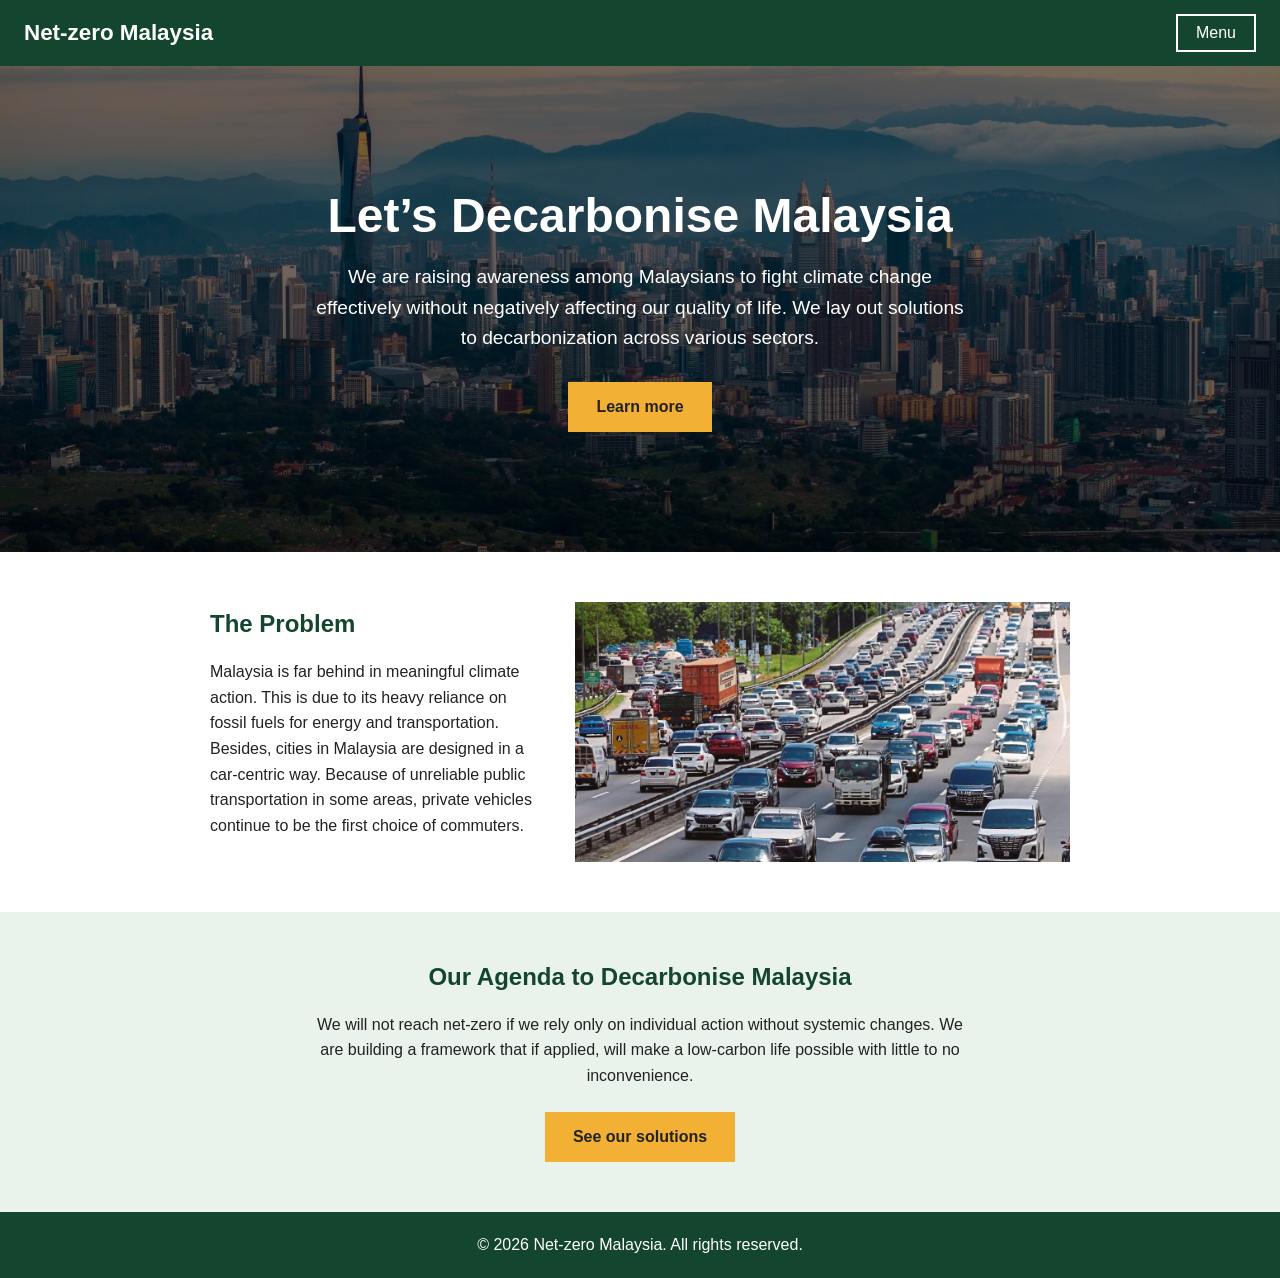
<file: index.html>
<!DOCTYPE html>
<html lang="en">
<head>
  <meta charset="UTF-8">
  <meta name="viewport" content="width=device-width, initial-scale=1.0">
  <title>Net-zero Malaysia</title>
  <link rel="stylesheet" href="style.css">
</head>
<body>

  <header>
    <a href="index.html" class="logo">Net-zero Malaysia</a>
    <nav>
      <button id="menu-button" aria-expanded="false" aria-controls="menu-list">Menu</button>
      <ul id="menu-list">
        <li><a href="index.html" class="current">Home</a></li>
        <li><a href="aboutus.html">About Us</a></li>
        <li><a href="solutions.html">Solutions</a></li>
        <li><a href="contactus.html">Contact Us</a></li>
      </ul>
    </nav>
  </header>

  <main>

    <section class="hero">
      <h1>Let’s Decarbonise Malaysia</h1>
      <p>We are raising awareness among Malaysians to fight climate change effectively without negatively affecting our quality of life. We lay out solutions to decarbonization across various sectors.</p>
      <a href="aboutus.html" class="button">Learn more</a>
    </section>

    <section class="section">
      <div class="container two-columns">
        <div>
          <h2>The Problem</h2>
          <p>Malaysia is far behind in meaningful climate action. This is due to its heavy reliance on fossil fuels for energy and transportation. Besides, cities in Malaysia are designed in a car-centric way. Because of unreliable public transportation in some areas, private vehicles continue to be the first choice of commuters.</p>
        </div>
        <img src="images/traffic-jam.jpg" alt="Heavy traffic of cars on a busy road in Malaysia">
      </div>
    </section>

    <section class="section alt center">
      <div class="container">
        <h2>Our Agenda to Decarbonise Malaysia</h2>
        <p>We will not reach net-zero if we rely only on individual action without systemic changes. We are building a framework that if applied, will make a low-carbon life possible with little to no inconvenience.</p>
        <a href="solutions.html" class="button">See our solutions</a>
      </div>
    </section>

  </main>

  <footer>
    <p>&copy; 2026 Net-zero Malaysia. All rights reserved.</p>
  </footer>

  <script src="script.js"></script>
</body>
</html>
</file>
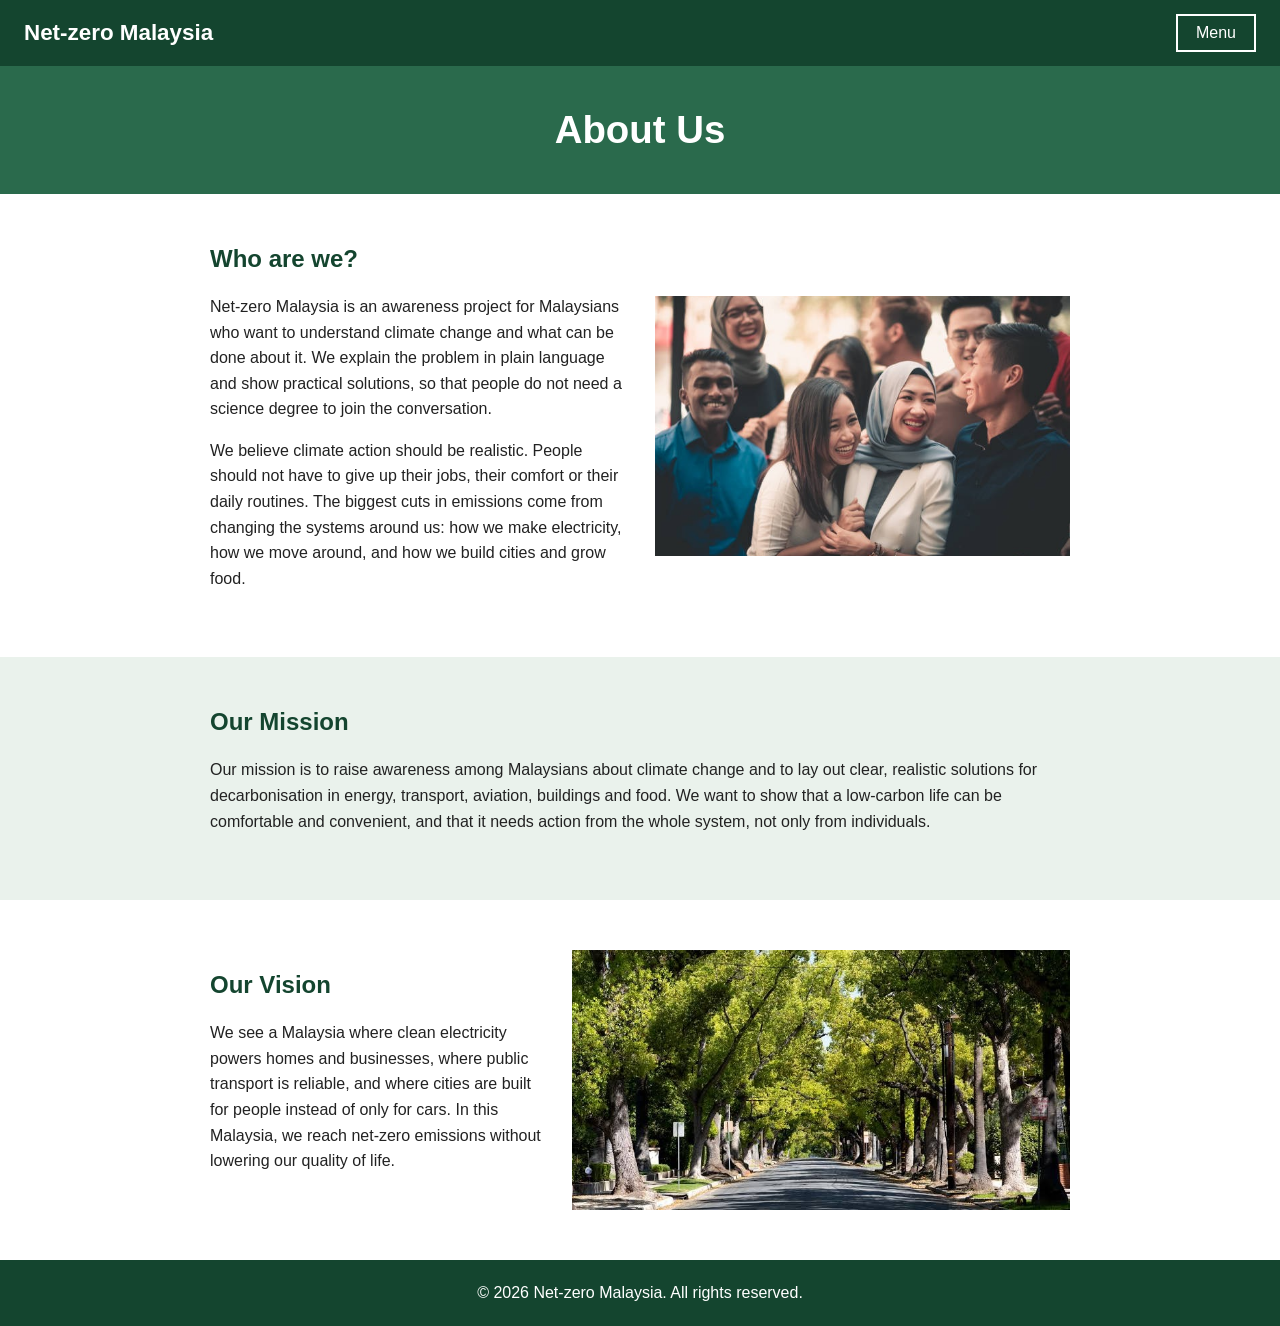
<file: aboutus.html>
<!DOCTYPE html>
<html lang="en">
<head>
  <meta charset="UTF-8">
  <meta name="viewport" content="width=device-width, initial-scale=1.0">
  <title>About Us | Net-zero Malaysia</title>
  <link rel="stylesheet" href="style.css">
</head>
<body>

  <header>
    <a href="index.html" class="logo">Net-zero Malaysia</a>
    <nav>
      <button id="menu-button" aria-expanded="false" aria-controls="menu-list">Menu</button>
      <ul id="menu-list">
        <li><a href="index.html">Home</a></li>
        <li><a href="aboutus.html" class="current">About Us</a></li>
        <li><a href="solutions.html">Solutions</a></li>
        <li><a href="contactus.html">Contact Us</a></li>
      </ul>
    </nav>
  </header>

  <main>

    <section class="page-title">
      <h1>About Us</h1>
    </section>

    <section class="section">
      <div class="container two-columns">
        <div>
          <h2>Who are we?</h2>
          <p>Net-zero Malaysia is an awareness project for Malaysians who want to understand climate change and what can be done about it. We explain the problem in plain language and show practical solutions, so that people do not need a science degree to join the conversation.</p>
          <p>We believe climate action should be realistic. People should not have to give up their jobs, their comfort or their daily routines. The biggest cuts in emissions come from changing the systems around us: how we make electricity, how we move around, and how we build cities and grow food.</p>
        </div>
        <img src="images/about-community.jpg" alt="A group of Malaysians of different ages together outdoors">
      </div>
    </section>

    <section class="section alt">
      <div class="container">
        <h2>Our Mission</h2>
        <p>Our mission is to raise awareness among Malaysians about climate change and to lay out clear, realistic solutions for decarbonisation in energy, transport, aviation, buildings and food. We want to show that a low-carbon life can be comfortable and convenient, and that it needs action from the whole system, not only from individuals.</p>
      </div>
    </section>

    <section class="section">
      <div class="container two-columns reverse">
        <div>
          <h2>Our Vision</h2>
          <p>We see a Malaysia where clean electricity powers homes and businesses, where public transport is reliable, and where cities are built for people instead of only for cars. In this Malaysia, we reach net-zero emissions without lowering our quality of life.</p>
        </div>
        <img src="images/about-green-city.jpg" alt="A green city street with trees, people walking and public transport">
      </div>
    </section>

  </main>

  <footer>
    <p>&copy; 2026 Net-zero Malaysia. All rights reserved.</p>
  </footer>

  <script src="script.js"></script>
</body>
</html>
</file>
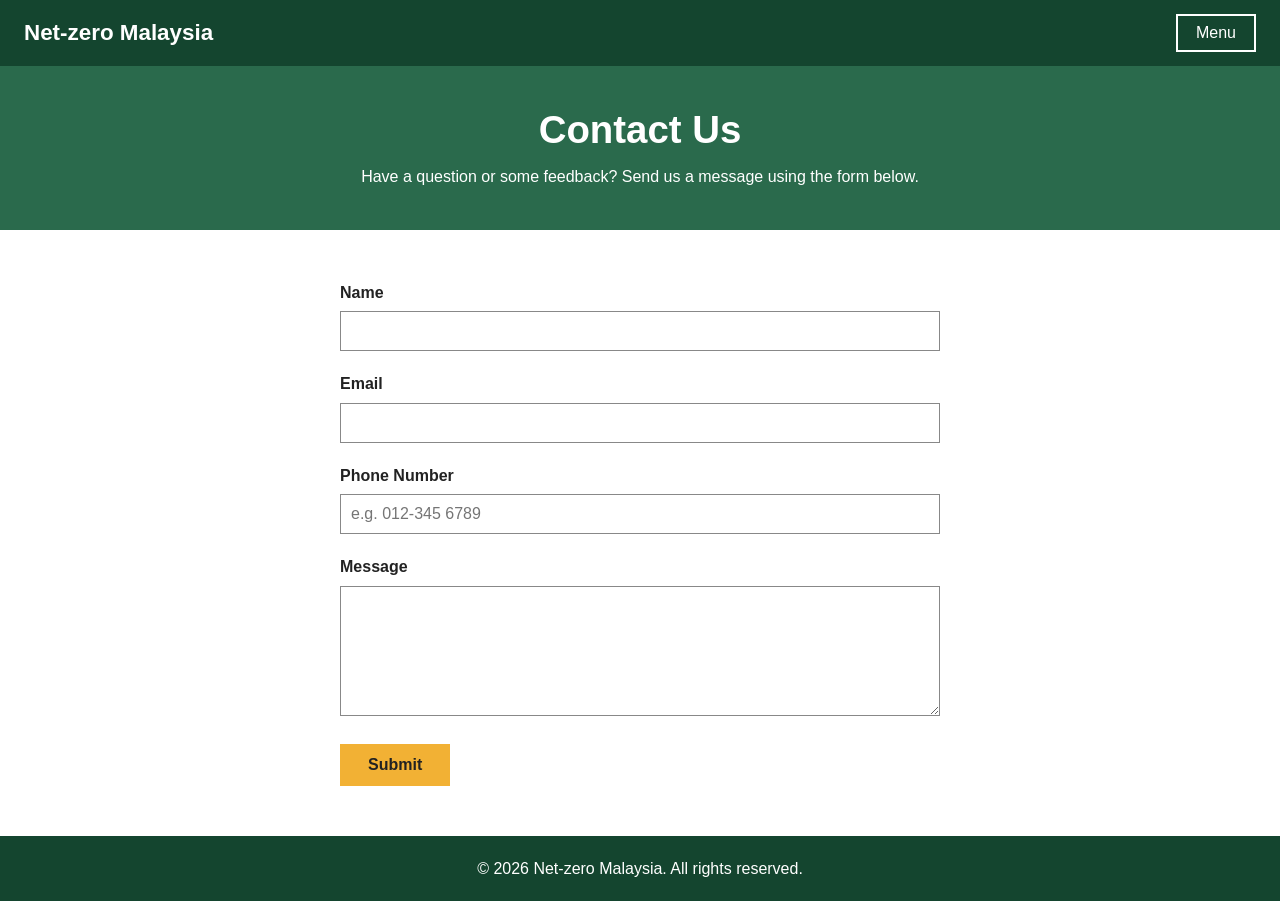
<file: contactus.html>
<!DOCTYPE html>
<html lang="en">
<head>
  <meta charset="UTF-8">
  <meta name="viewport" content="width=device-width, initial-scale=1.0">
  <title>Contact Us | Net-zero Malaysia</title>
  <link rel="stylesheet" href="style.css">
</head>
<body>

  <header>
    <a href="index.html" class="logo">Net-zero Malaysia</a>
    <nav>
      <button id="menu-button" aria-expanded="false" aria-controls="menu-list">Menu</button>
      <ul id="menu-list">
        <li><a href="index.html">Home</a></li>
        <li><a href="aboutus.html">About Us</a></li>
        <li><a href="solutions.html">Solutions</a></li>
        <li><a href="contactus.html" class="current">Contact Us</a></li>
      </ul>
    </nav>
  </header>

  <main>

    <section class="page-title">
      <h1>Contact Us</h1>
      <p>Have a question or some feedback? Send us a message using the form below.</p>
    </section>

    <section class="section">
      <div class="container">


        <form>

          <label for="name">Name</label>
          <input type="text" id="name" name="name" required>

          <label for="email">Email</label>
          <input type="email" id="email" name="email" required>

          <label for="phone">Phone Number</label>
          <input type="tel" id="phone" name="phone" placeholder="e.g. 012-345 6789">

          <label for="message">Message</label>
          <textarea id="message" name="message" rows="6" required></textarea>

          <button type="submit" class="button">Submit</button>

        </form>

      </div>
    </section>

  </main>

  <footer>
    <p>&copy; 2026 Net-zero Malaysia. All rights reserved.</p>
  </footer>

  <script src="script.js"></script>
</body>
</html>
</file>
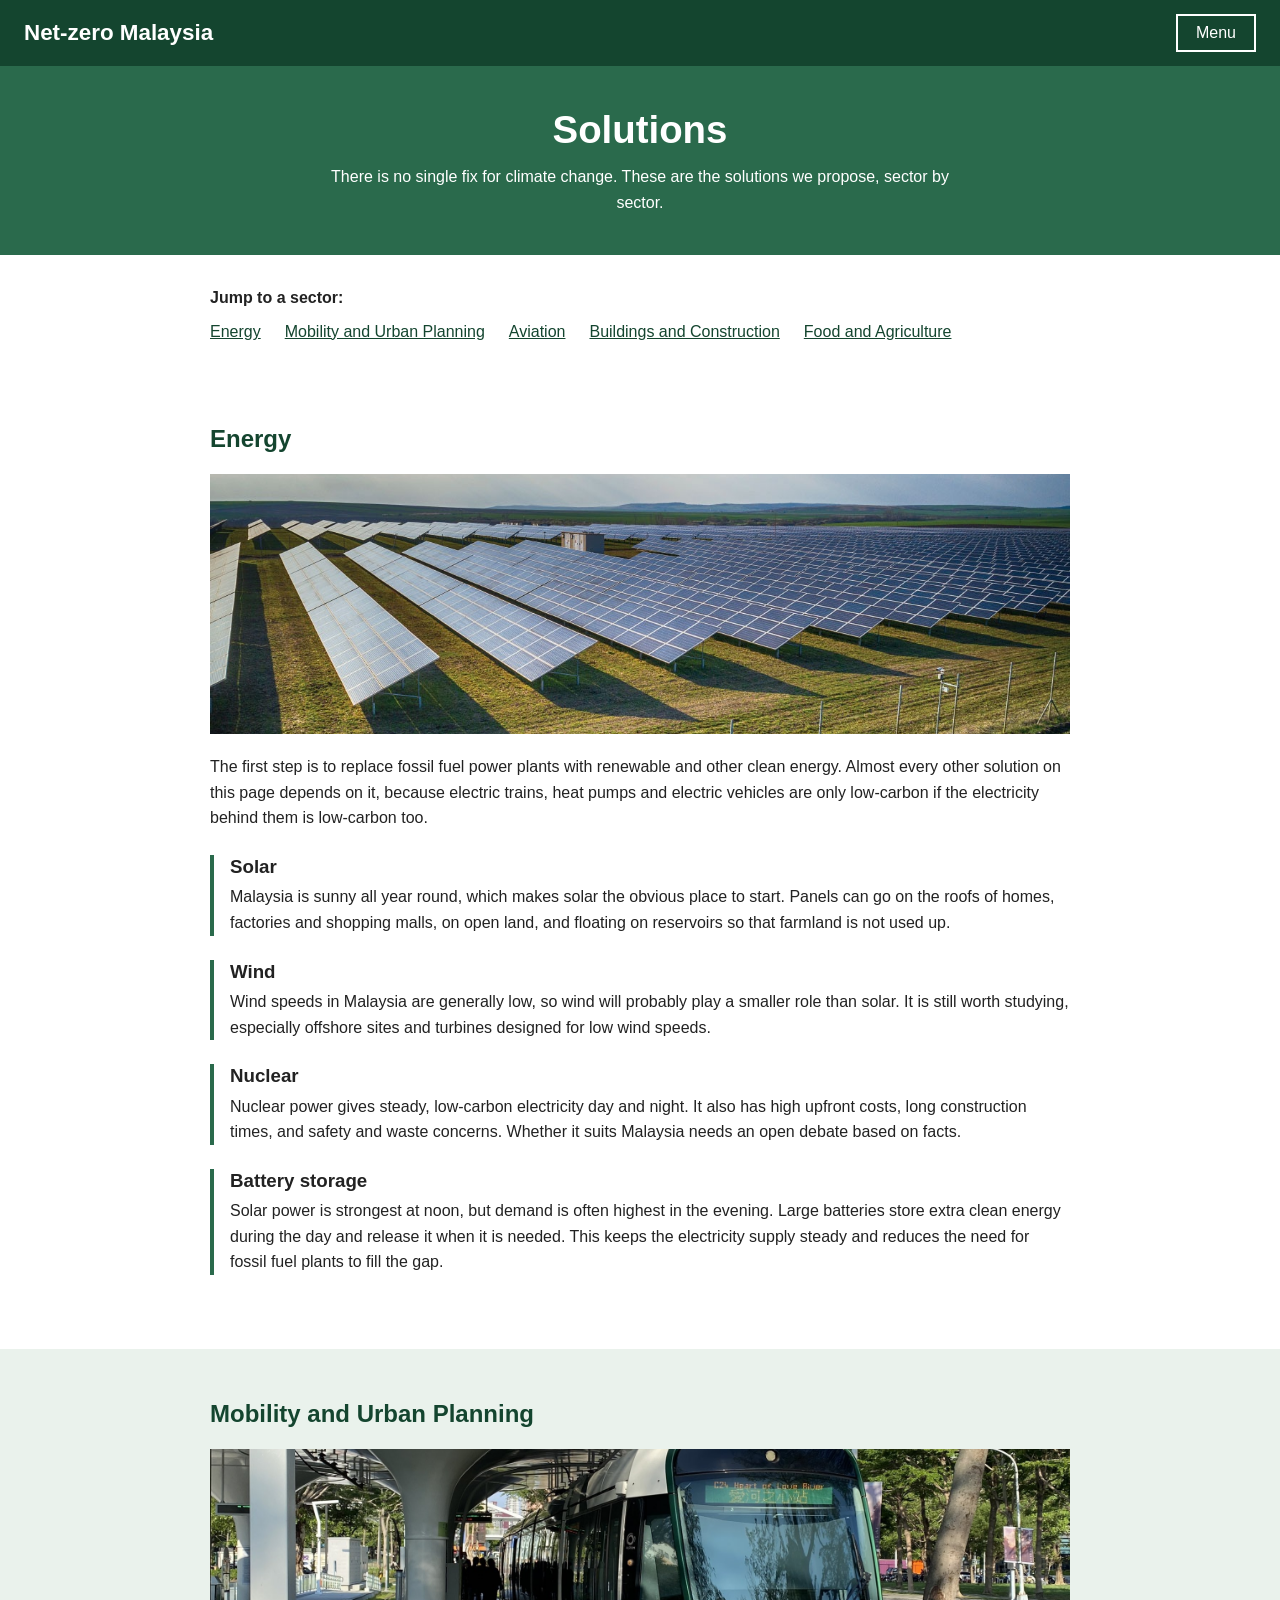
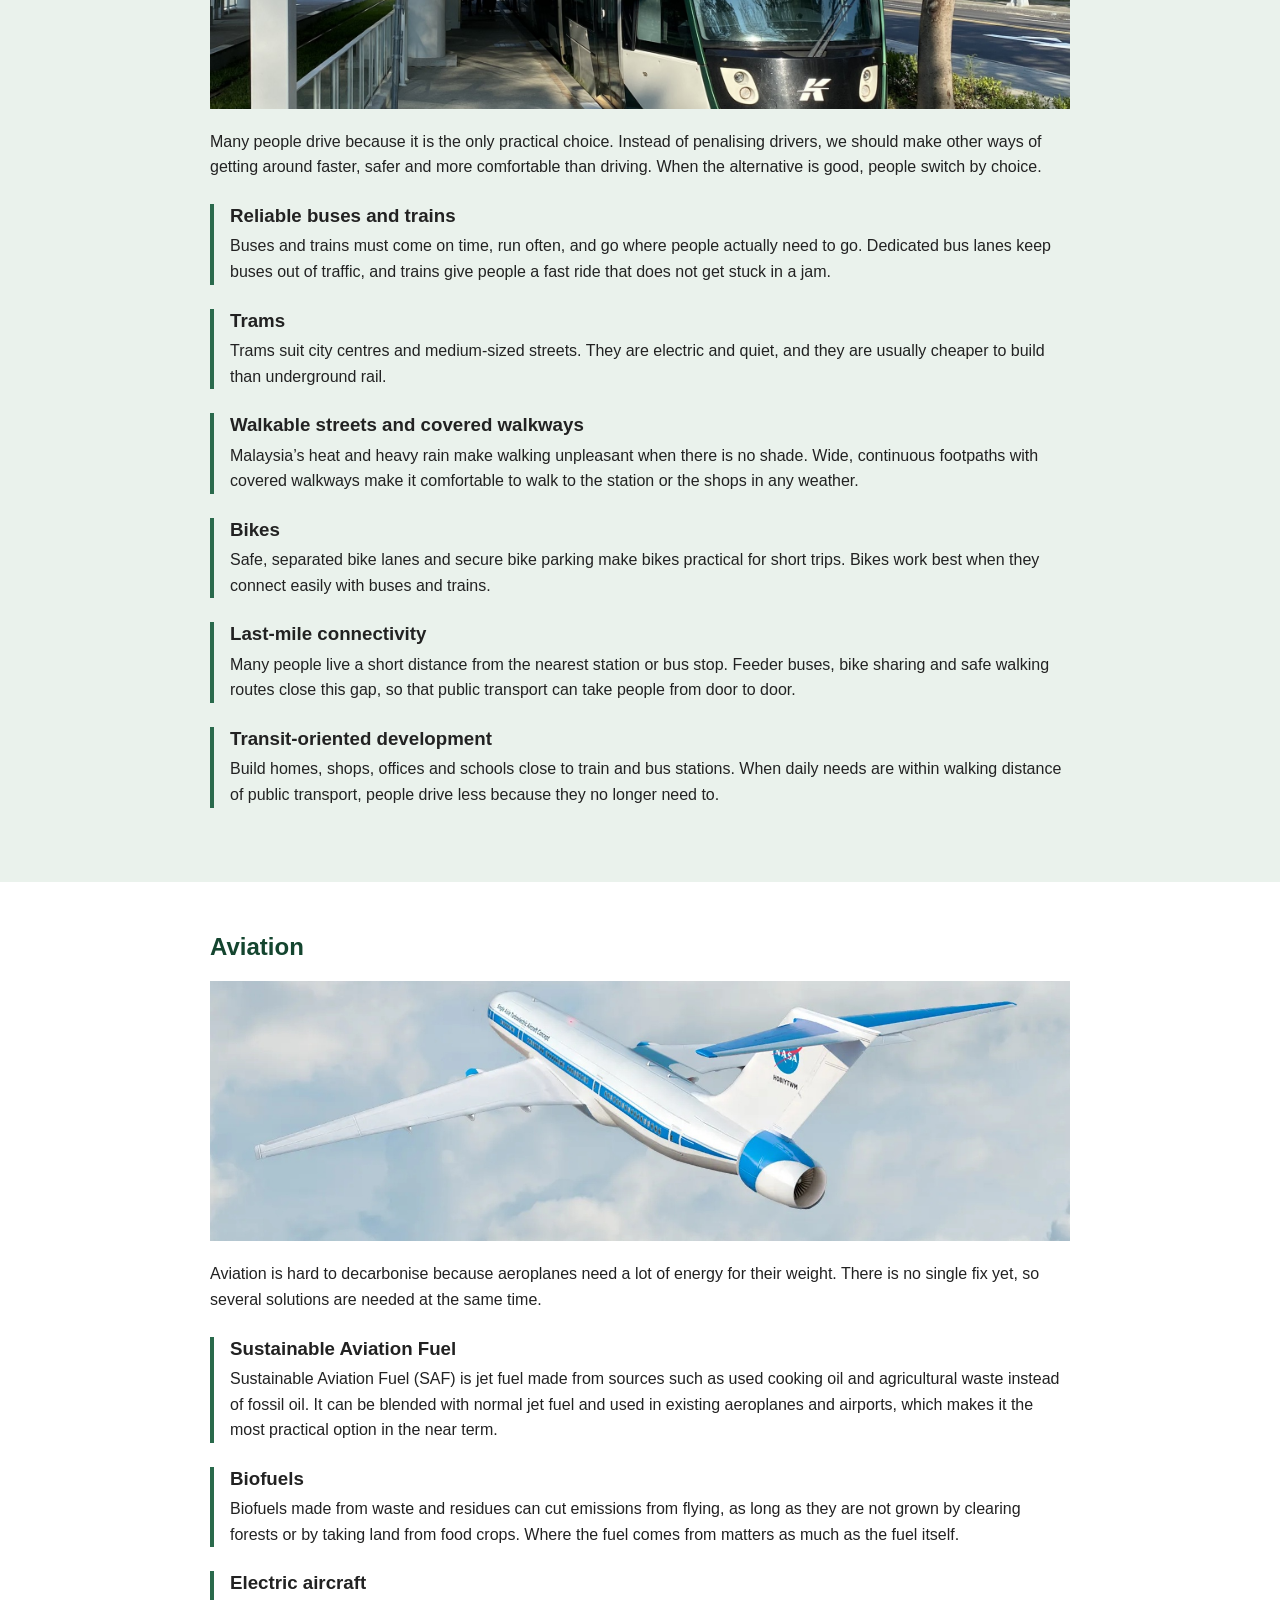
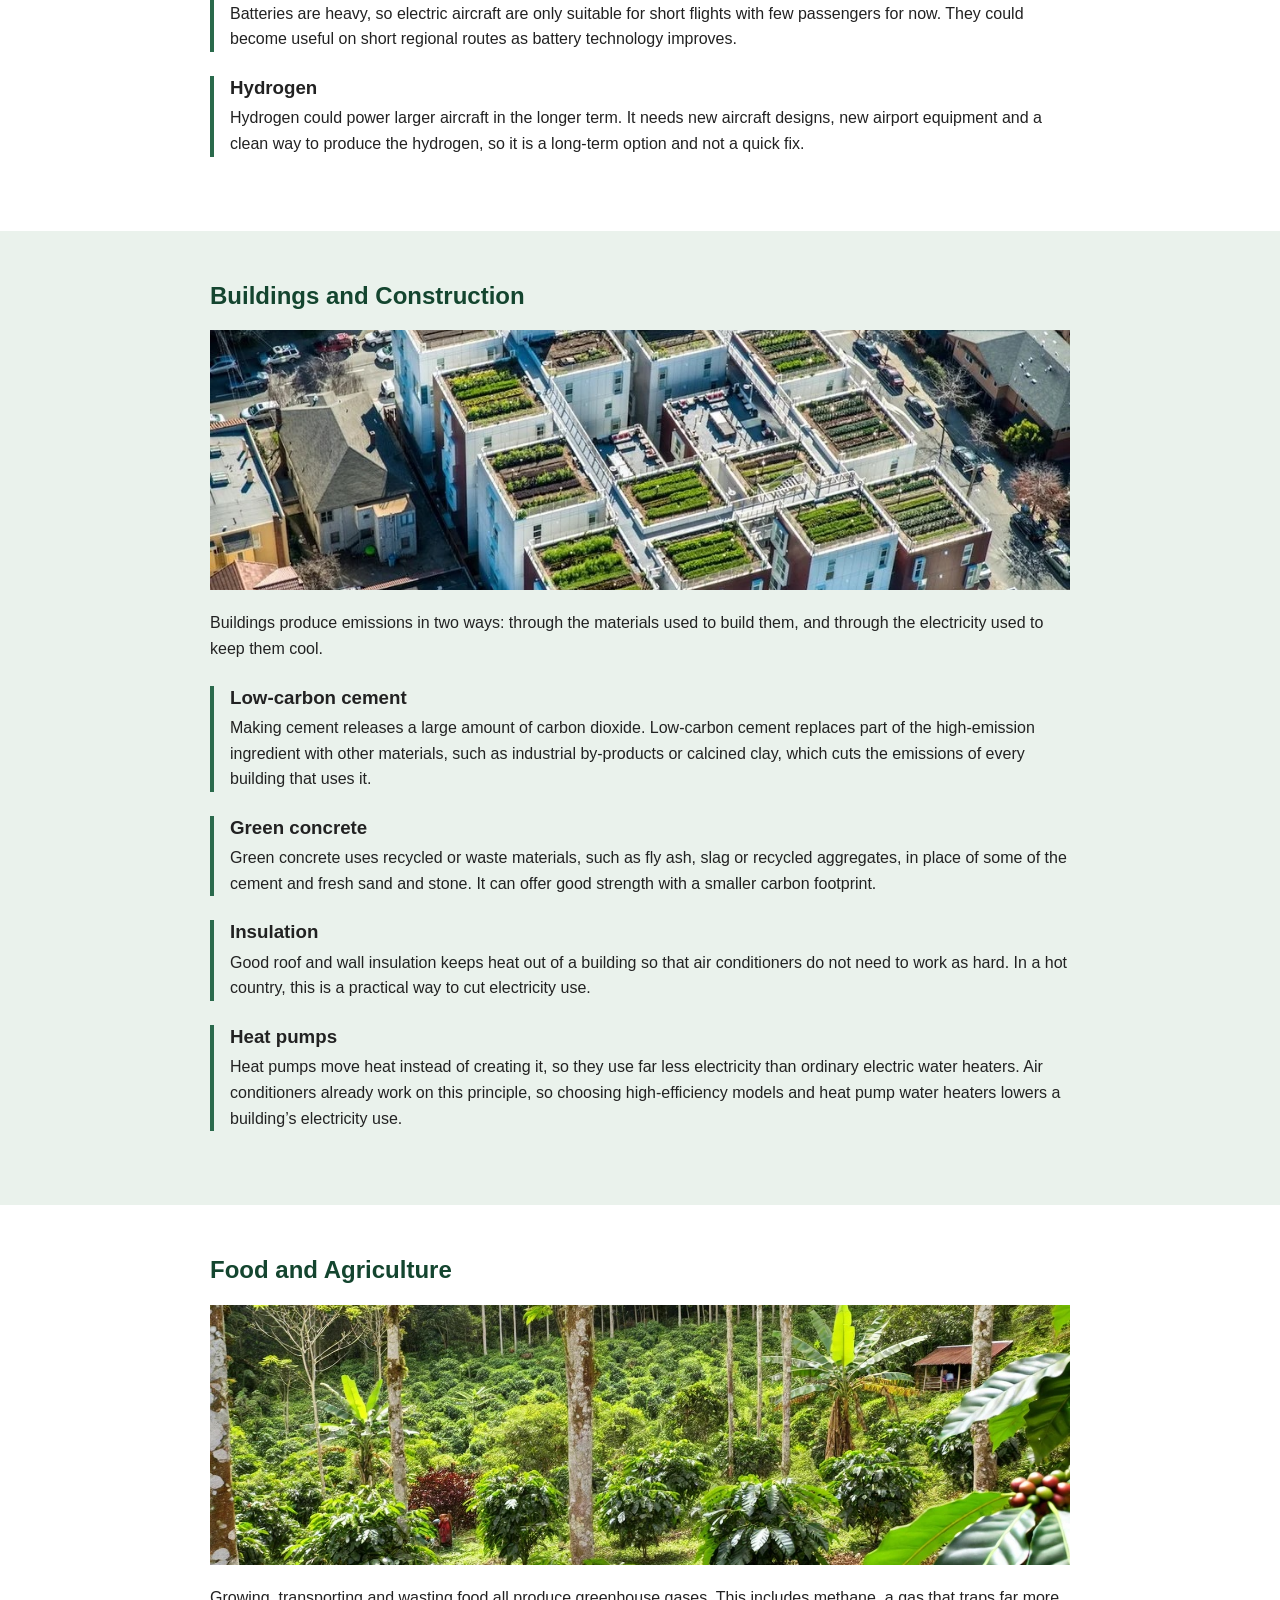
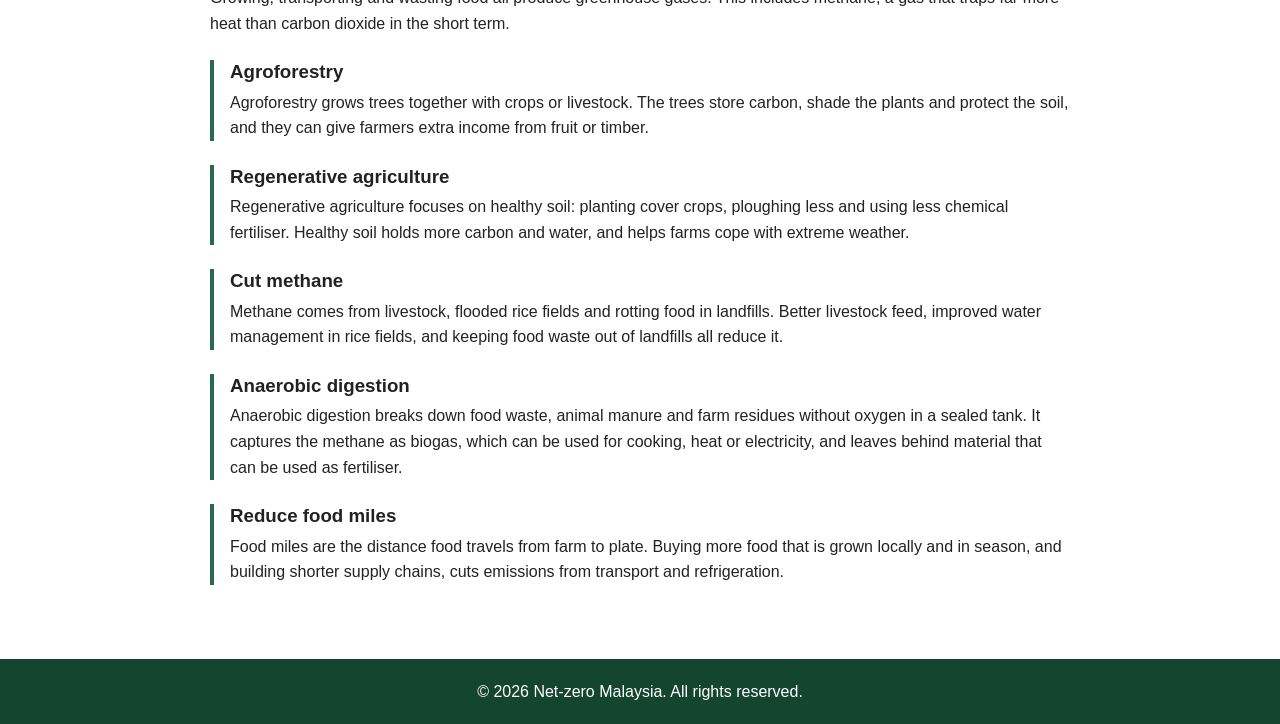
<file: solutions.html>
<!DOCTYPE html>
<html lang="en">
<head>
  <meta charset="UTF-8">
  <meta name="viewport" content="width=device-width, initial-scale=1.0">
  <title>Solutions | Net-zero Malaysia</title>
  <link rel="stylesheet" href="style.css">
</head>
<body>

  <header>
    <a href="index.html" class="logo">Net-zero Malaysia</a>
    <nav>
      <button id="menu-button" aria-expanded="false" aria-controls="menu-list">Menu</button>
      <ul id="menu-list">
        <li><a href="index.html">Home</a></li>
        <li><a href="aboutus.html">About Us</a></li>
        <li><a href="solutions.html" class="current">Solutions</a></li>
        <li><a href="contactus.html">Contact Us</a></li>
      </ul>
    </nav>
  </header>

  <main>

    <section class="page-title">
      <h1>Solutions</h1>
      <p>There is no single fix for climate change. These are the solutions we propose, sector by sector.</p>
    </section>

    <!-- Jump links to each sector on this page -->
    <section class="section jump">
      <div class="container">
        <p>Jump to a sector:</p>
        <ul class="jump-links">
          <li><a href="#energy">Energy</a></li>
          <li><a href="#mobility">Mobility and Urban Planning</a></li>
          <li><a href="#aviation">Aviation</a></li>
          <li><a href="#buildings">Buildings and Construction</a></li>
          <li><a href="#food">Food and Agriculture</a></li>
        </ul>
      </div>
    </section>

    <!-- Energy -->
    <section class="section" id="energy">
      <div class="container">
        <h2>Energy</h2>
        <img src="images/energy-solar-farm.jpg" alt="Rows of solar panels in an open field">
        <p>The first step is to replace fossil fuel power plants with renewable and other clean energy. Almost every other solution on this page depends on it, because electric trains, heat pumps and electric vehicles are only low-carbon if the electricity behind them is low-carbon too.</p>

        <div class="solution">
          <h3>Solar</h3>
          <p>Malaysia is sunny all year round, which makes solar the obvious place to start. Panels can go on the roofs of homes, factories and shopping malls, on open land, and floating on reservoirs so that farmland is not used up.</p>
        </div>
        <div class="solution">
          <h3>Wind</h3>
          <p>Wind speeds in Malaysia are generally low, so wind will probably play a smaller role than solar. It is still worth studying, especially offshore sites and turbines designed for low wind speeds.</p>
        </div>
        <div class="solution">
          <h3>Nuclear</h3>
          <p>Nuclear power gives steady, low-carbon electricity day and night. It also has high upfront costs, long construction times, and safety and waste concerns. Whether it suits Malaysia needs an open debate based on facts.</p>
        </div>
        <div class="solution">
          <h3>Battery storage</h3>
          <p>Solar power is strongest at noon, but demand is often highest in the evening. Large batteries store extra clean energy during the day and release it when it is needed. This keeps the electricity supply steady and reduces the need for fossil fuel plants to fill the gap.</p>
        </div>
      </div>
    </section>

    <!-- Mobility and Urban Planning -->
    <section class="section alt" id="mobility">
      <div class="container">
        <h2>Mobility and Urban Planning</h2>
        <img src="images/mobility-tram.jpg" alt="A modern tram running along a city street with people walking nearby">
        <p>Many people drive because it is the only practical choice. Instead of penalising drivers, we should make other ways of getting around faster, safer and more comfortable than driving. When the alternative is good, people switch by choice.</p>

        <div class="solution">
          <h3>Reliable buses and trains</h3>
          <p>Buses and trains must come on time, run often, and go where people actually need to go. Dedicated bus lanes keep buses out of traffic, and trains give people a fast ride that does not get stuck in a jam.</p>
        </div>
        <div class="solution">
          <h3>Trams</h3>
          <p>Trams suit city centres and medium-sized streets. They are electric and quiet, and they are usually cheaper to build than underground rail.</p>
        </div>
        <div class="solution">
          <h3>Walkable streets and covered walkways</h3>
          <p>Malaysia’s heat and heavy rain make walking unpleasant when there is no shade. Wide, continuous footpaths with covered walkways make it comfortable to walk to the station or the shops in any weather.</p>
        </div>
        <div class="solution">
          <h3>Bikes</h3>
          <p>Safe, separated bike lanes and secure bike parking make bikes practical for short trips. Bikes work best when they connect easily with buses and trains.</p>
        </div>
        <div class="solution">
          <h3>Last-mile connectivity</h3>
          <p>Many people live a short distance from the nearest station or bus stop. Feeder buses, bike sharing and safe walking routes close this gap, so that public transport can take people from door to door.</p>
        </div>
        <div class="solution">
          <h3>Transit-oriented development</h3>
          <p>Build homes, shops, offices and schools close to train and bus stations. When daily needs are within walking distance of public transport, people drive less because they no longer need to.</p>
        </div>
      </div>
    </section>

    <!-- Aviation -->
    <section class="section" id="aviation">
      <div class="container">
        <h2>Aviation</h2>
        <img src="images/aviation-aeroplane.jpg" alt="A passenger aeroplane parked at an airport at sunrise">
        <p>Aviation is hard to decarbonise because aeroplanes need a lot of energy for their weight. There is no single fix yet, so several solutions are needed at the same time.</p>

        <div class="solution">
          <h3>Sustainable Aviation Fuel</h3>
          <p>Sustainable Aviation Fuel (SAF) is jet fuel made from sources such as used cooking oil and agricultural waste instead of fossil oil. It can be blended with normal jet fuel and used in existing aeroplanes and airports, which makes it the most practical option in the near term.</p>
        </div>
        <div class="solution">
          <h3>Biofuels</h3>
          <p>Biofuels made from waste and residues can cut emissions from flying, as long as they are not grown by clearing forests or by taking land from food crops. Where the fuel comes from matters as much as the fuel itself.</p>
        </div>
        <div class="solution">
          <h3>Electric aircraft</h3>
          <p>Batteries are heavy, so electric aircraft are only suitable for short flights with few passengers for now. They could become useful on short regional routes as battery technology improves.</p>
        </div>
        <div class="solution">
          <h3>Hydrogen</h3>
          <p>Hydrogen could power larger aircraft in the longer term. It needs new aircraft designs, new airport equipment and a clean way to produce the hydrogen, so it is a long-term option and not a quick fix.</p>
        </div>
      </div>
    </section>

    <!-- Buildings and Construction -->
    <section class="section alt" id="buildings">
      <div class="container">
        <h2>Buildings and Construction</h2>
        <img src="images/buildings-green-building.jpg" alt="A modern building with plants on its walls and solar panels on the roof">
        <p>Buildings produce emissions in two ways: through the materials used to build them, and through the electricity used to keep them cool.</p>

        <div class="solution">
          <h3>Low-carbon cement</h3>
          <p>Making cement releases a large amount of carbon dioxide. Low-carbon cement replaces part of the high-emission ingredient with other materials, such as industrial by-products or calcined clay, which cuts the emissions of every building that uses it.</p>
        </div>
        <div class="solution">
          <h3>Green concrete</h3>
          <p>Green concrete uses recycled or waste materials, such as fly ash, slag or recycled aggregates, in place of some of the cement and fresh sand and stone. It can offer good strength with a smaller carbon footprint.</p>
        </div>
        <div class="solution">
          <h3>Insulation</h3>
          <p>Good roof and wall insulation keeps heat out of a building so that air conditioners do not need to work as hard. In a hot country, this is a practical way to cut electricity use.</p>
        </div>
        <div class="solution">
          <h3>Heat pumps</h3>
          <p>Heat pumps move heat instead of creating it, so they use far less electricity than ordinary electric water heaters. Air conditioners already work on this principle, so choosing high-efficiency models and heat pump water heaters lowers a building’s electricity use.</p>
        </div>
      </div>
    </section>

    <!-- Food and Agriculture -->
    <section class="section" id="food">
      <div class="container">
        <h2>Food and Agriculture</h2>
        <img src="images/food-agroforestry.jpg" alt="A farm with crops growing between rows of trees">
        <p>Growing, transporting and wasting food all produce greenhouse gases. This includes methane, a gas that traps far more heat than carbon dioxide in the short term.</p>

        <div class="solution">
          <h3>Agroforestry</h3>
          <p>Agroforestry grows trees together with crops or livestock. The trees store carbon, shade the plants and protect the soil, and they can give farmers extra income from fruit or timber.</p>
        </div>
        <div class="solution">
          <h3>Regenerative agriculture</h3>
          <p>Regenerative agriculture focuses on healthy soil: planting cover crops, ploughing less and using less chemical fertiliser. Healthy soil holds more carbon and water, and helps farms cope with extreme weather.</p>
        </div>
        <div class="solution">
          <h3>Cut methane</h3>
          <p>Methane comes from livestock, flooded rice fields and rotting food in landfills. Better livestock feed, improved water management in rice fields, and keeping food waste out of landfills all reduce it.</p>
        </div>
        <div class="solution">
          <h3>Anaerobic digestion</h3>
          <p>Anaerobic digestion breaks down food waste, animal manure and farm residues without oxygen in a sealed tank. It captures the methane as biogas, which can be used for cooking, heat or electricity, and leaves behind material that can be used as fertiliser.</p>
        </div>
        <div class="solution">
          <h3>Reduce food miles</h3>
          <p>Food miles are the distance food travels from farm to plate. Buying more food that is grown locally and in season, and building shorter supply chains, cuts emissions from transport and refrigeration.</p>
        </div>
      </div>
    </section>

  </main>

  <footer>
    <p>&copy; 2026 Net-zero Malaysia. All rights reserved.</p>
  </footer>

  <script src="script.js"></script>
</body>
</html>
</file>
<file: style.css>
/* general */
* {
  box-sizing: border-box;
}

html {
  scroll-padding-top: 80px; /* so the sticky header doesn't cover the jump-link targets */
}

body {
  margin: 0;
  font-family: Arial, Helvetica, sans-serif;
  line-height: 1.6;
  color: #222;
}

main {
  min-height: 80vh; /* pushes the footer down on short pages */
}

h1, h2, h3 {
  line-height: 1.25;
}

h2 {
  color: #14452f;
  margin-top: 0;
}

a {
  color: #14452f;
}

/* header and menu */
header {
  background-color: #14452f;
  padding: 14px 24px;
  display: flex;
  justify-content: space-between;
  align-items: center;
  position: sticky;
  top: 0;
}

.logo {
  color: white;
  font-size: 1.4rem;
  font-weight: bold;
  text-decoration: none;
}

#menu-button {
  background-color: transparent;
  color: white;
  border: 2px solid white;
  padding: 8px 18px;
  font-size: 1rem;
  cursor: pointer;
}

#menu-button:hover {
  background-color: white;
  color: #14452f;
}

/* menu links stay hidden until the Menu button is clicked (see script.js) */
#menu-list {
  display: none;
  position: absolute;
  top: 100%;
  right: 0;
  min-width: 200px;
  margin: 0;
  padding: 10px 0;
  list-style: none;
  background-color: white;
  border: 1px solid #ccc;
}

#menu-list.show {
  display: block;
}

#menu-list a {
  display: block;
  padding: 12px 24px;
  color: #222;
  text-decoration: none;
}

#menu-list a:hover {
  background-color: #eaf2ec;
}

#menu-list a.current {
  font-weight: bold;
}

/* home page banner */
.hero {
  background-color: #2a6a4c; /* shows if the picture is missing */
  background-image: linear-gradient(rgba(0, 0, 0, 0.55), rgba(0, 0, 0, 0.55)), url("images/hero-kl-skyline.jpg");
  background-size: cover;
  background-position: center;
  color: white;
  text-align: center;
  padding: 120px 20px;
}

.hero h1 {
  font-size: 3rem;
  margin: 0 0 16px 0;
}

.hero p {
  font-size: 1.2rem;
  max-width: 650px;
  margin: 0 auto 28px auto;
}

/* title bar on the other pages */
.page-title {
  background-color: #2a6a4c;
  color: white;
  text-align: center;
  padding: 40px 20px;
}

.page-title h1 {
  margin: 0;
  font-size: 2.4rem;
}

.page-title p {
  max-width: 650px;
  margin: 10px auto 0 auto;
}

/* sections */
.container {
  max-width: 900px;
  margin: 0 auto;
  padding: 0 20px;
}

.section {
  padding: 50px 0;
}

.section.alt {
  background-color: #eaf2ec;
}

.center {
  text-align: center;
}

.center p {
  max-width: 650px;
  margin: 0 auto 24px auto;
}

/* text on one side, picture on the other (they stack on small screens) */
.two-columns {
  display: flex;
  flex-wrap: wrap;
  align-items: center;
  gap: 30px;
}

.two-columns > * {
  flex: 1 1 300px;
}

/* every picture is the same height and gets cropped to fit */
.section img {
  display: block;
  width: 100%;
  height: 260px;
  object-fit: cover;
  background-color: #ccc;
  margin-bottom: 20px;
}

.two-columns img {
  margin-bottom: 0;
}

/* buttons */
.button {
  display: inline-block;
  background-color: #f2b134;
  color: #222;
  font-size: 1rem;
  font-weight: bold;
  text-decoration: none;
  padding: 12px 28px;
  border: none;
  cursor: pointer;
}

.button:hover {
  background-color: #d99a1f;
}

/* solutions page */
.jump {
  padding: 30px 0;
}

.jump p {
  margin: 0 0 8px 0;
  font-weight: bold;
}

.jump-links {
  display: flex;
  flex-wrap: wrap;
  gap: 8px 24px;
  margin: 0;
  padding: 0;
  list-style: none;
}

/* one solution = one block with a green line on the left */
.solution {
  border-left: 4px solid #2a6a4c;
  padding-left: 16px;
  margin: 24px 0;
}

.solution h3 {
  margin: 0 0 6px 0;
}

.solution p {
  margin: 0;
}

/* contact form */
form {
  max-width: 600px;
  margin: 0 auto;
}

label {
  display: block;
  font-weight: bold;
  margin-bottom: 6px;
}

input,
textarea {
  width: 100%;
  padding: 10px;
  margin-bottom: 20px;
  border: 1px solid #888;
  font-family: inherit;
  font-size: 1rem;
}

/* footer */
footer {
  background-color: #14452f;
  color: white;
  text-align: center;
  padding: 20px;
}

footer p {
  margin: 0;
}

/* phones */
@media (max-width: 600px) {
  .hero h1 {
    font-size: 2.2rem;
  }
}
</file>
